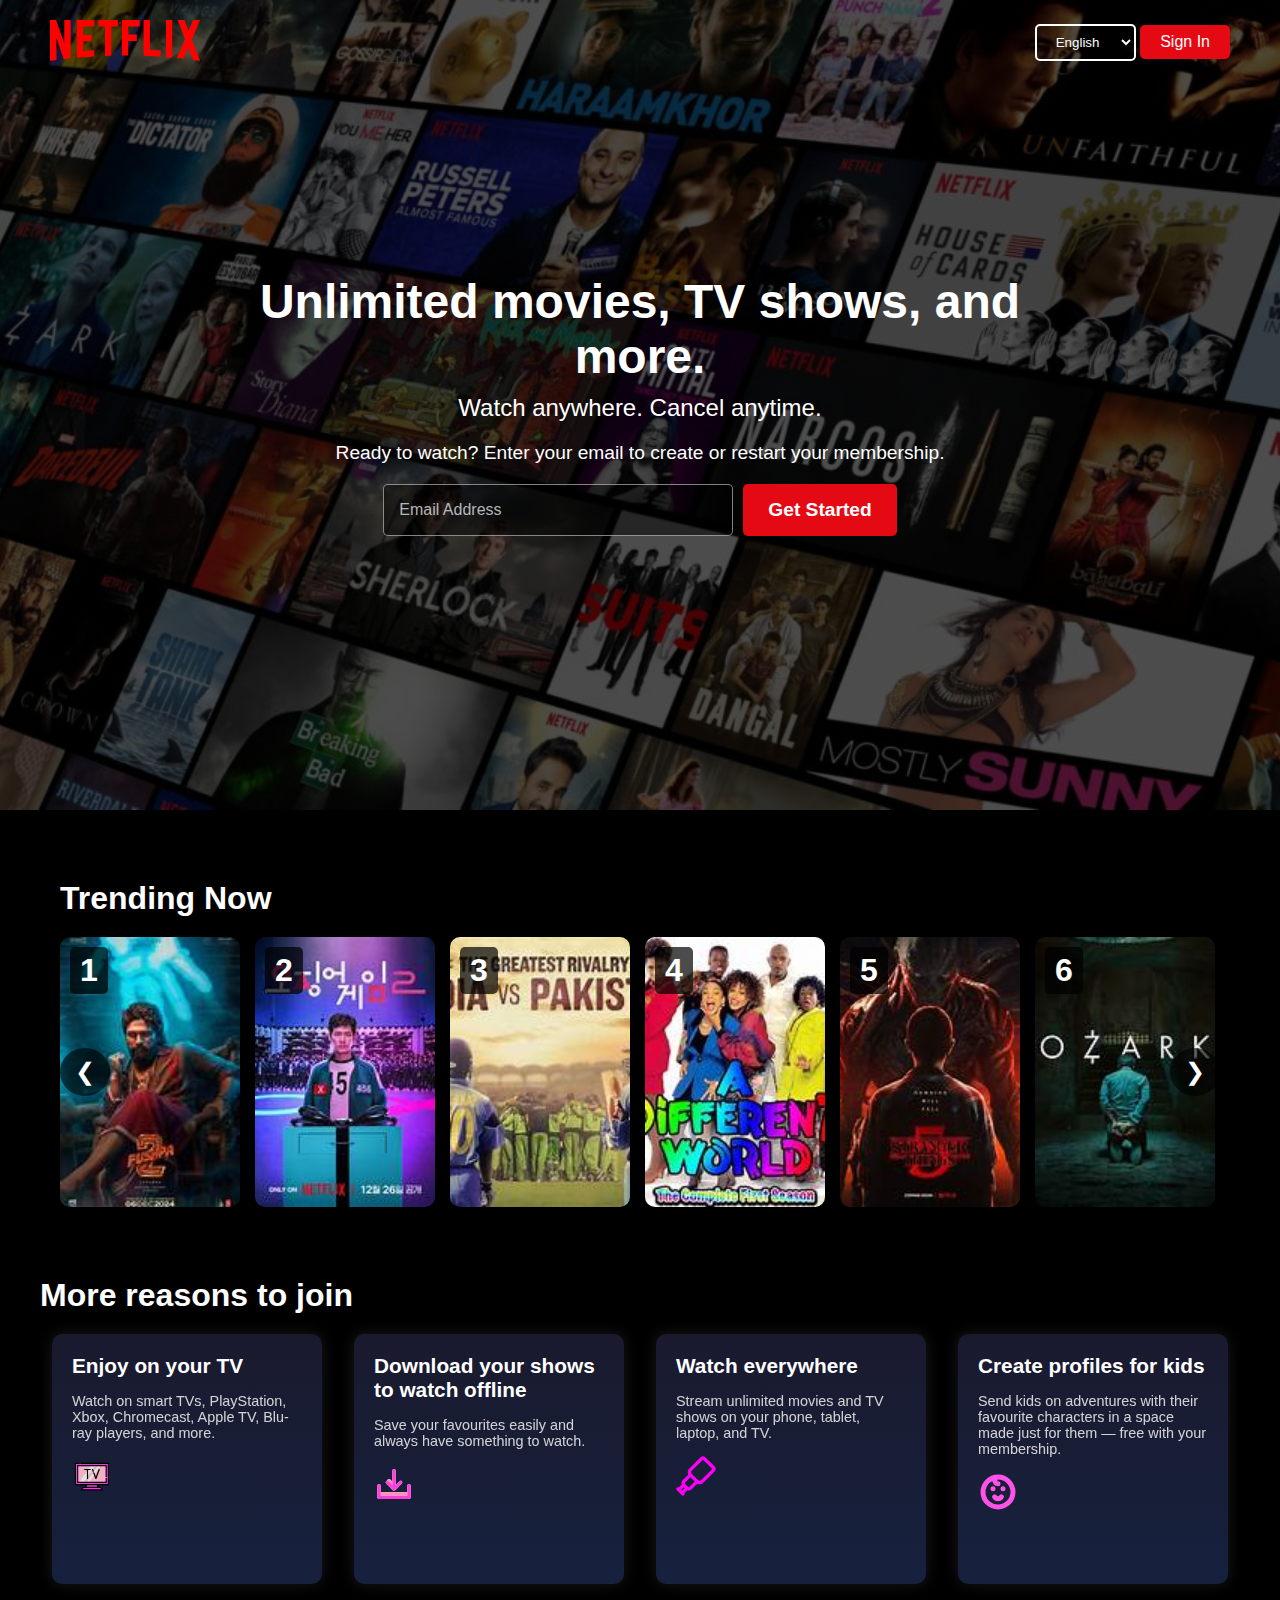
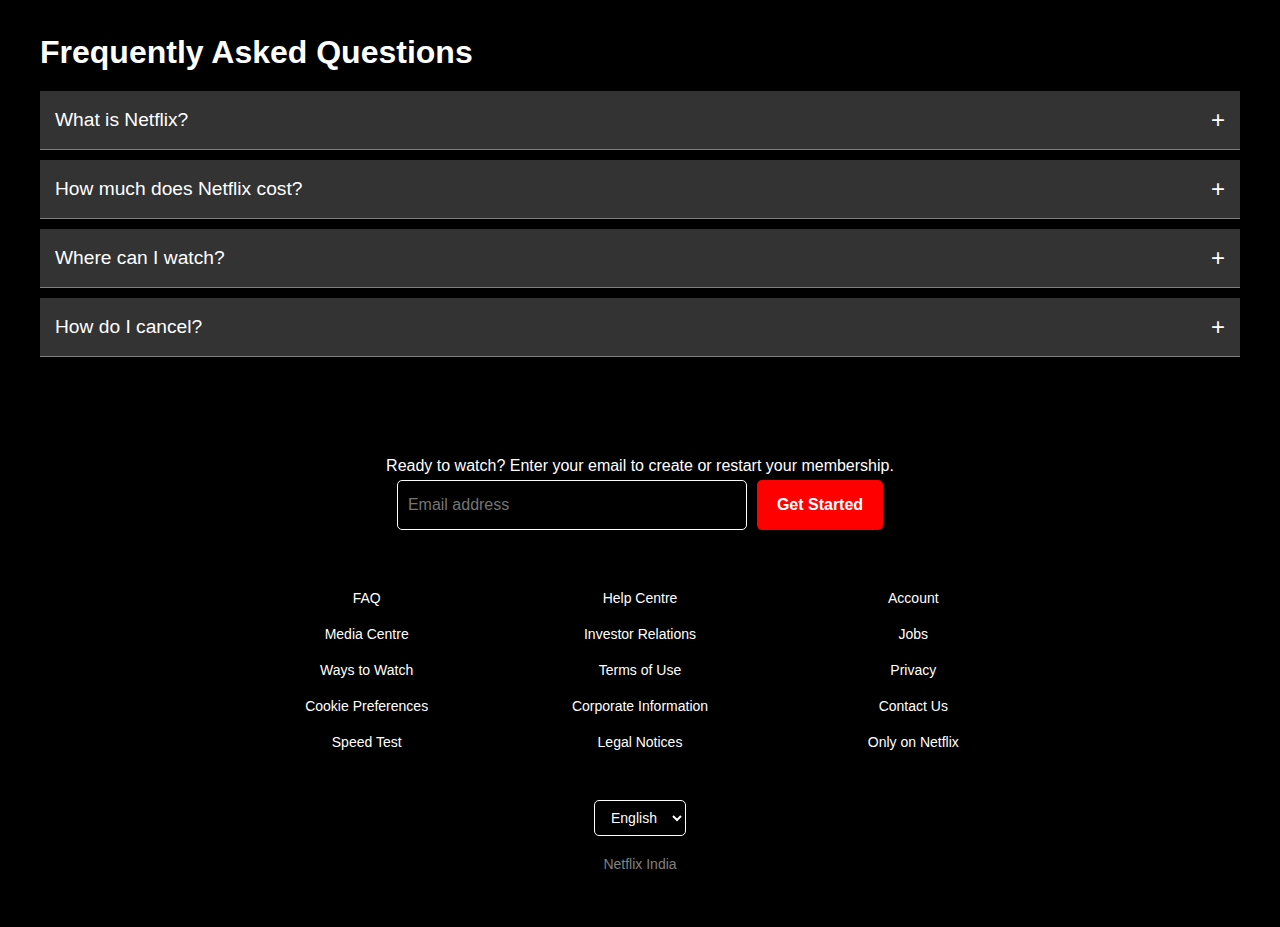
<file: index.html>
<!DOCTYPE html>
<html lang="en">

<head>
    <meta charset="UTF-8">
    <meta name="viewport" content="width=device-width, initial-scale=1.0">
    <title>Netflix Clone</title>
    <link rel="stylesheet" href="style.css">
    <link rel="stylesheet" href="utility.css">

</head>

<body>
    <header>
        <div class="container">
            <div class="logo-box">
                <img src="./assets/svg/netflixlogo.svg" alt="Netflix Logo" class="logo red-filter">
            </div>
            <div class="header-right">
                <select class="language-ddl" name="language" id="language" aria-label="Select Language">
                    <option value="english">English</option>
                    <option value="hindi">Hindi</option>
                    <option value="gujarati">Gujarati</option>
                </select>
                <a href="signin.html"><button class="signin-btn">Sign In</button></a>
            </div>
        </div>
    </header>

    <main>
        <section class="hero">
            <div class="hero-content">
                <h1>Unlimited movies, TV shows, and more.</h1>
                <h2>Watch anywhere. Cancel anytime.</h2>
                <p>Ready to watch? Enter your email to create or restart your membership.</p>
                <div class="hero-form">
                    <input type="email" placeholder="Email Address" aria-label="Email Address">
                    <button>Get Started</button>
                </div>
            </div>
        </section>
    </main>
    <section class="trending">

        <h2>Trending Now</h2>
        <div class="trending-wrapper">
            <button class="trending-btn left" onclick="scrollTrending(-1)">&#10094;</button>
            <div class="trending-container">
                <div class="trending-item">
                    <img src="assets/img/pushpa2.jpg" alt="Pushpa 2">
                    <span class="ranking">1</span>
                </div>
                <div class="trending-item">
                    <img src="assets/img/squidgame2.jpg" alt="Squid Game">
                    <span class="ranking">2</span>
                </div>
                <div class="trending-item">
                    <img src="assets/img/indiavsoakistan.jpg" alt="India vs Pakistan">
                    <span class="ranking">3</span>
                </div>
                <div class="trending-item">
                    <img src="assets/img/adifferentworld.jpg" alt="A Different World">
                    <span class="ranking">4</span>
                </div>
                <div class="trending-item">
                    <img src="assets/img/strangerthing5.jpg" alt="Stranger Things">
                    <span class="ranking">5</span>
                </div>
                <div class="trending-item">
                    <img src="assets/img/ozark.jpg" alt="Ozark">
                    <span class="ranking">6</span>
                </div>
                <div class="trending-item">
                    <img src="assets/img/sexeducation.jpg" alt="Sex Education">
                    <span class="ranking">7</span>
                </div>
                <div class="trending-item">
                    <img src="assets/img/you.jpg" alt="You">
                    <span class="ranking">8</span>
                </div>
            </div>
            <button class="trending-btn right" onclick="scrollTrending(1)">&#10095;</button>
        </div>
    </section>

    <section class="features">
        <h2>More reasons to join</h2>
        <div class="features-container">
            <div class="feature-card">
                <h3>Enjoy on your TV</h3>
                <p>Watch on smart TVs, PlayStation, Xbox, Chromecast, Apple TV, Blu-ray players, and more.</p>
                <img src="/assets/svg/tv.svg" alt="TV Icon">
            </div>
            <div class="feature-card">
                <h3>Download your shows to watch offline</h3>
                <p>Save your favourites easily and always have something to watch.</p>
                <img src="/assets/svg/download.svg" alt="Download Icon">
            </div>
            <div class="feature-card">
                <h3>Watch everywhere</h3>
                <p>Stream unlimited movies and TV shows on your phone, tablet, laptop, and TV.</p>
                <img src="./assets/svg/watch.svg" alt="Streaming Icon">
            </div>
            <div class="feature-card">
                <h3>Create profiles for kids</h3>
                <p>Send kids on adventures with their favourite characters in a space made just for them — free with
                    your membership.</p>
                <img src="./assets/svg/kid.svg" alt="Kids Profile Icon">
            </div>
        </div>
    </section>

    <section class="faq">
        <h2>Frequently Asked Questions</h2>
        <div class="faq-container">
            <div class="faq-item">
                <button class="faq-question">What is Netflix? <span class="toggle-icon">+</span></button>
                <div class="faq-answer">
                    <p>Netflix is a streaming service that offers a wide variety of award-winning TV shows, movies,
                        anime, documentaries, and more on thousands of internet-connected devices.</p>
                    <p>You can watch as much as you want, whenever you want, without a single ad – all for one low
                        monthly price. There's always something new to discover, and new TV shows and movies are added
                        every week!</p>
                </div>
            </div>
            <div class="faq-item">
                <button class="faq-question">How much does Netflix cost? <span class="toggle-icon">+</span></button>
                <div class="faq-answer">
                    <p>Netflix has different pricing plans. Check the official website for the latest pricing details.
                    </p>
                </div>
            </div>
            <div class="faq-item">
                <button class="faq-question">Where can I watch? <span class="toggle-icon">+</span></button>
                <div class="faq-answer">
                    <p>You can watch Netflix on various devices, including smart TVs, laptops, tablets, and smartphones.
                    </p>
                </div>
            </div>
            <div class="faq-item">
                <button class="faq-question">How do I cancel? <span class="toggle-icon">+</span></button>
                <div class="faq-answer">
                    <p>You can cancel your membership anytime through your account settings.</p>
                </div>
            </div>
        </div>
    </section>

    <footer class="footer">
        <p class="footer-title">Ready to watch? Enter your email to create or restart your membership.</p>

        <div class="email-container">
            <input type="email" placeholder="Email address">
            <button>Get Started</button>
        </div>

        <div class="footer-links">
            <a href="#">FAQ</a>
            <a href="#">Help Centre</a>
            <a href="#">Account</a>
            <a href="#">Media Centre</a>
            <a href="#">Investor Relations</a>
            <a href="#">Jobs</a>
            <a href="#">Ways to Watch</a>
            <a href="#">Terms of Use</a>
            <a href="#">Privacy</a>
            <a href="#">Cookie Preferences</a>
            <a href="#">Corporate Information</a>
            <a href="#">Contact Us</a>
            <a href="#">Speed Test</a>
            <a href="#">Legal Notices</a>
            <a href="#">Only on Netflix</a>
        </div>

        <div class="language-selector">
            <select>
                <option>English</option>
                <option>हिन्दी</option>
            </select>
        </div>

        <p class="footer-region">Netflix India</p>
    </footer>

    <script src="script.js"></script>
</body>

</html>
</file>
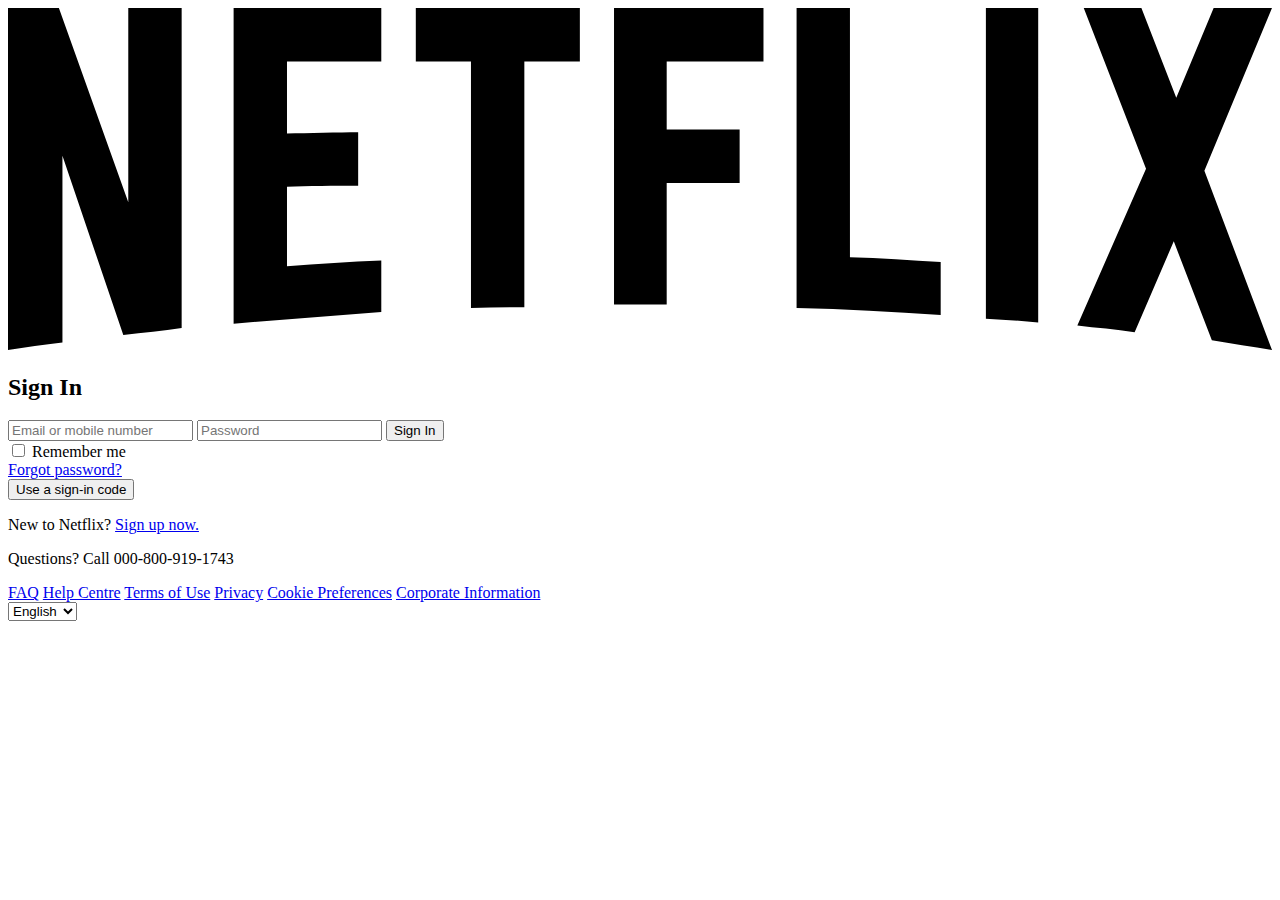
<file: signin.html>
<!DOCTYPE html>
<html lang="en">

<head>
    <meta charset="UTF-8">
    <meta name="viewport" content="width=device-width, initial-scale=1.0">
    <title>Netflix Clone - Sign In</title>
</head>

<body>
    <header>
        <div class="container">
            <div class="logo-box">
                <img src="./assets/svg/netflixlogo.svg" alt="Netflix Logo" class="logo red-filter">
            </div>
        </div>
    </header>
    <div class="background">
        <div class="overlay"></div>
        <div class="login-container">
            <h2>Sign In</h2>
            <form>
                <input type="text" placeholder="Email or mobile number" required>
                <input type="password" placeholder="Password" required>
                <button type="submit">Sign In</button>
                <div class="options">
                    <div>
                        <input type="checkbox" id="remember">
                        <label for="remember">Remember me</label>
                    </div>
                    <a href="#">Forgot password?</a>
                </div>
                <button class="sign-in-code">Use a sign-in code</button>
            </form>
            <p>New to Netflix? <a href="#">Sign up now.</a></p>
        </div>
    </div>
    <footer>
        <div class="footer-container">
            <p>Questions? Call 000-800-919-1743</p>
            <div class="footer-links">
                <a href="#">FAQ</a>
                <a href="#">Help Centre</a>
                <a href="#">Terms of Use</a>
                <a href="#">Privacy</a>
                <a href="#">Cookie Preferences</a>
                <a href="#">Corporate Information</a>
            </div>
            <div class="box-container">
                <select class="language-ddl" name="language" id="language" aria-label="Select Language">
                    <option value="english">English</option>
                    <option value="hindi">Hindi</option>
                    <option value="gujarati">Gujarati</option>
                </select>
            </div>

        </div>
    </footer>

</body>

</html>
</file>
<file: style.css>
* {
    margin: 0;
    padding: 0;
    box-sizing: border-box;
    font-family: "Poppins", sans-serif;
}

body {
    background-color: #000;
    color: white;
}

header {
    width: 100%;
    position: absolute;
    top: 0;
    padding: 20px 50px;
}

.container {
    display: flex;
    justify-content: space-between;
    align-items: center;
    max-width: 1200px;
    margin: 0 auto;
}

.logo {
    width: 150px;
}

.language-ddl {
    background: transparent;
    color: white;
    border: 2px solid white;
    padding: 8px 15px;
    border-radius: 5px;
    cursor: pointer;
}

.language-ddl option {
    background: rgb(255, 255, 255);
    color: rgb(0, 0, 0);
}

.signin-btn {
    background-color: #e50914;
    color: white;
    padding: 8px 20px;
    border: none;
    border-radius: 5px;
    font-size: 16px;
    cursor: pointer;
}

.signin-btn:hover {
    background-color: #c40812;
}

main {
    background: linear-gradient(rgba(0, 0, 0, 0.6), rgba(0, 0, 0, 0.6)),
        url("./assets/img/background.jpg") center/cover no-repeat;
    height: 90vh;
    display: flex;
    align-items: center;
    justify-content: center;
    text-align: center;
}

.hero-content {
    max-width: 800px;
}

.hero-content h1 {
    font-size: 3rem;
    font-weight:bolder ;
}

.hero-content h2 {
    font-size: 1.5rem;
    font-weight: 400;
    margin: 10px 0;
}

.hero-content p {
    font-size: 1.2rem;
    margin: 20px 0;
}

.hero-form {
    display: flex;
    justify-content: center;
    gap: 10px;
    margin-top: 15px;
}

.hero-form input {
    width: 350px;
    padding: 15px;
    border-radius: 5px;
    border: 1px solid rgba(255, 255, 255, 0.5);
    background: rgba(0, 0, 0, 0.5);
    color: white;
    font-size: 1rem;
}

.hero-form input::placeholder {
    color: rgba(255, 255, 255, 0.7);
}

.hero-form button {
    background-color: #e50914;
    color: white;
    padding: 15px 25px;
    border: none;
    border-radius: 5px;
    font-size: 1.2rem;
    cursor: pointer;
    font-weight: bold;
    display: flex;
    align-items: center;
}

.hero-form button:hover {
    background-color: #c40812;
}

.trending {
    margin: 50px auto;
    max-width: 1200px;
    padding: 20px;
    text-align: center;
}

.trending h2 {
    text-align: left;
    font-size: 2rem;
    margin-bottom: 20px;
}

.trending-wrapper {
    position: relative;
    overflow: hidden;
}

.trending-container {
    display: flex;
    overflow-x: auto;
    gap: 15px;
    scrollbar-width: none;
    scroll-behavior: smooth;
}

.trending-container::-webkit-scrollbar {
    display: none;
}

.trending-item {
    position: relative;
    flex: 0 0 180px;
    height: 270px;
}

.trending-item img {
    width: 100%;
    height: 100%;
    object-fit: cover;
    border-radius: 10px;
}

.trending-item:hover{
    transform: scale(1.05);
    transition: transform 0.3s ease;
}

.ranking {
    position: absolute;
    top: 10px;
    left: 10px;
    font-size: 2rem;
    font-weight: bold;
    background: rgba(0, 0, 0, 0.7);
    color: white;
    padding: 5px 10px;
    border-radius: 5px;
}

.trending-btn {
    position: absolute;
    top: 50%;
    transform: translateY(-50%);
    background: rgba(0, 0, 0, 0.6);
    color: white;
    border: none;
    padding: 10px 15px;
    font-size: 24px;
    cursor: pointer;
    border-radius: 50%;
    z-index: 10;
    transition: background 0.3s ease;
}

.trending-btn:hover {
    background: rgba(0, 0, 0, 0.8);
}

.trending-btn.left {
    left: 0;
}

.trending-btn.right {
    right: 0;
}

.features {
    text-align: center;
    background: black;
    color: white;
    margin: 50px auto;
    max-width: 1200px;
    text-align: center;
}

.features h2 {
    text-align: left;
    font-size: 2rem;
    margin-bottom: 20px;
}

.features-container {
    display: flex;
    justify-content: space-evenly;
    flex-wrap: wrap;
    gap: 20px;
}

.feature-card {
    background: linear-gradient(to bottom, #1a1a2e, #16213e);
    border-radius: 10px;
    padding: 20px;
    width: 270px;
    height: 250px;
    text-align: left;
    box-shadow: 0 0 15px rgba(255, 255, 255, 0.1);
    transition: transform 0.3s ease-in-out;
}

.feature-card:hover {
    transform: scale(1.05);
}

.feature-card h3 {
    font-size: 1.3rem;
    margin-bottom: 15px;
}

.feature-card p {
    font-size: 0.9rem;
    opacity: 0.8;
}

.feature-card img {
    width: 40px;
    margin-top: 15px;
}

.faq {
    text-align: center;
    background: black;
    color: white;
    margin: 50px auto;
    max-width: 1200px;
    text-align: center;
}
.faq h2 {
    text-align: left;
    font-size: 2rem;
    margin-bottom: 20px;
}
.faq-container {
    max-width: 1200px;
    margin: 0 auto;
}
.faq-item {
    margin-bottom: 10px;
    border-bottom: 1px solid gray;
}
.faq-question {
    width: 100%;
    text-align: left;
    background: #333;
    color: white;
    padding: 15px;
    font-size: 1.2rem;
    border: none;
    cursor: pointer;
    display: flex;
    justify-content: space-between;
    align-items: center;
}
.faq-answer {
    display: none;
    padding: 15px;
    text-align: left;
    background: #222;
}
.toggle-icon {
    font-size: 1.5rem;
}

.footer {
    text-align: center;
    padding: 50px 10%;
    background-color: black;
    color: white;
}

footer p{
    margin-bottom: 5px;
}

.footer .email-container {
    display: flex;
    justify-content: center;
    gap: 10px;
    margin-bottom: 30px;
}

.footer input[type="email"] {
    width: 350px;
    height: 50px;
    padding: 10px;
    border-radius: 5px;
    border: 1px solid white;
    background: transparent;
    color: white;
    font-size: 16px;
}

.footer button {
    height: 50px;
    background-color: red;
    color: white;
    border: none;
    padding: 10px 20px;
    font-size: 16px;
    cursor: pointer;
    border-radius: 5px;
    font-weight: bold;
}

.footer button:hover {
    background-color: darkred;
}

.footer-links {
    display: grid;
    grid-template-columns: repeat(3, 1fr);
    gap: 20px;
    max-width: 800px;
    margin: 0 auto;
    padding: 30px 0;
}

.footer-links a {
    color: white;
    text-decoration: none;
    font-size: 14px;
}

.footer-links a:hover {
    text-decoration: underline;
}


.language-selector {
    display: flex;
    justify-content: center;
    margin-top: 20px;
}

.language-selector select {
    background: transparent;
    color: white;
    border: 1px solid white;
    padding: 8px 12px;
    border-radius: 5px;
    font-size: 14px;
}

.footer-region {
    text-align: center;
    margin-top: 20px;
    font-size: 14px;
    color: gray;
}
</file>
<file: utility.css>
.red-filter{
    filter: brightness(0) saturate(100%) invert(18%) sepia(90%) saturate(7046%) hue-rotate(1deg) brightness(104%) contrast(120%);
}
</file>
